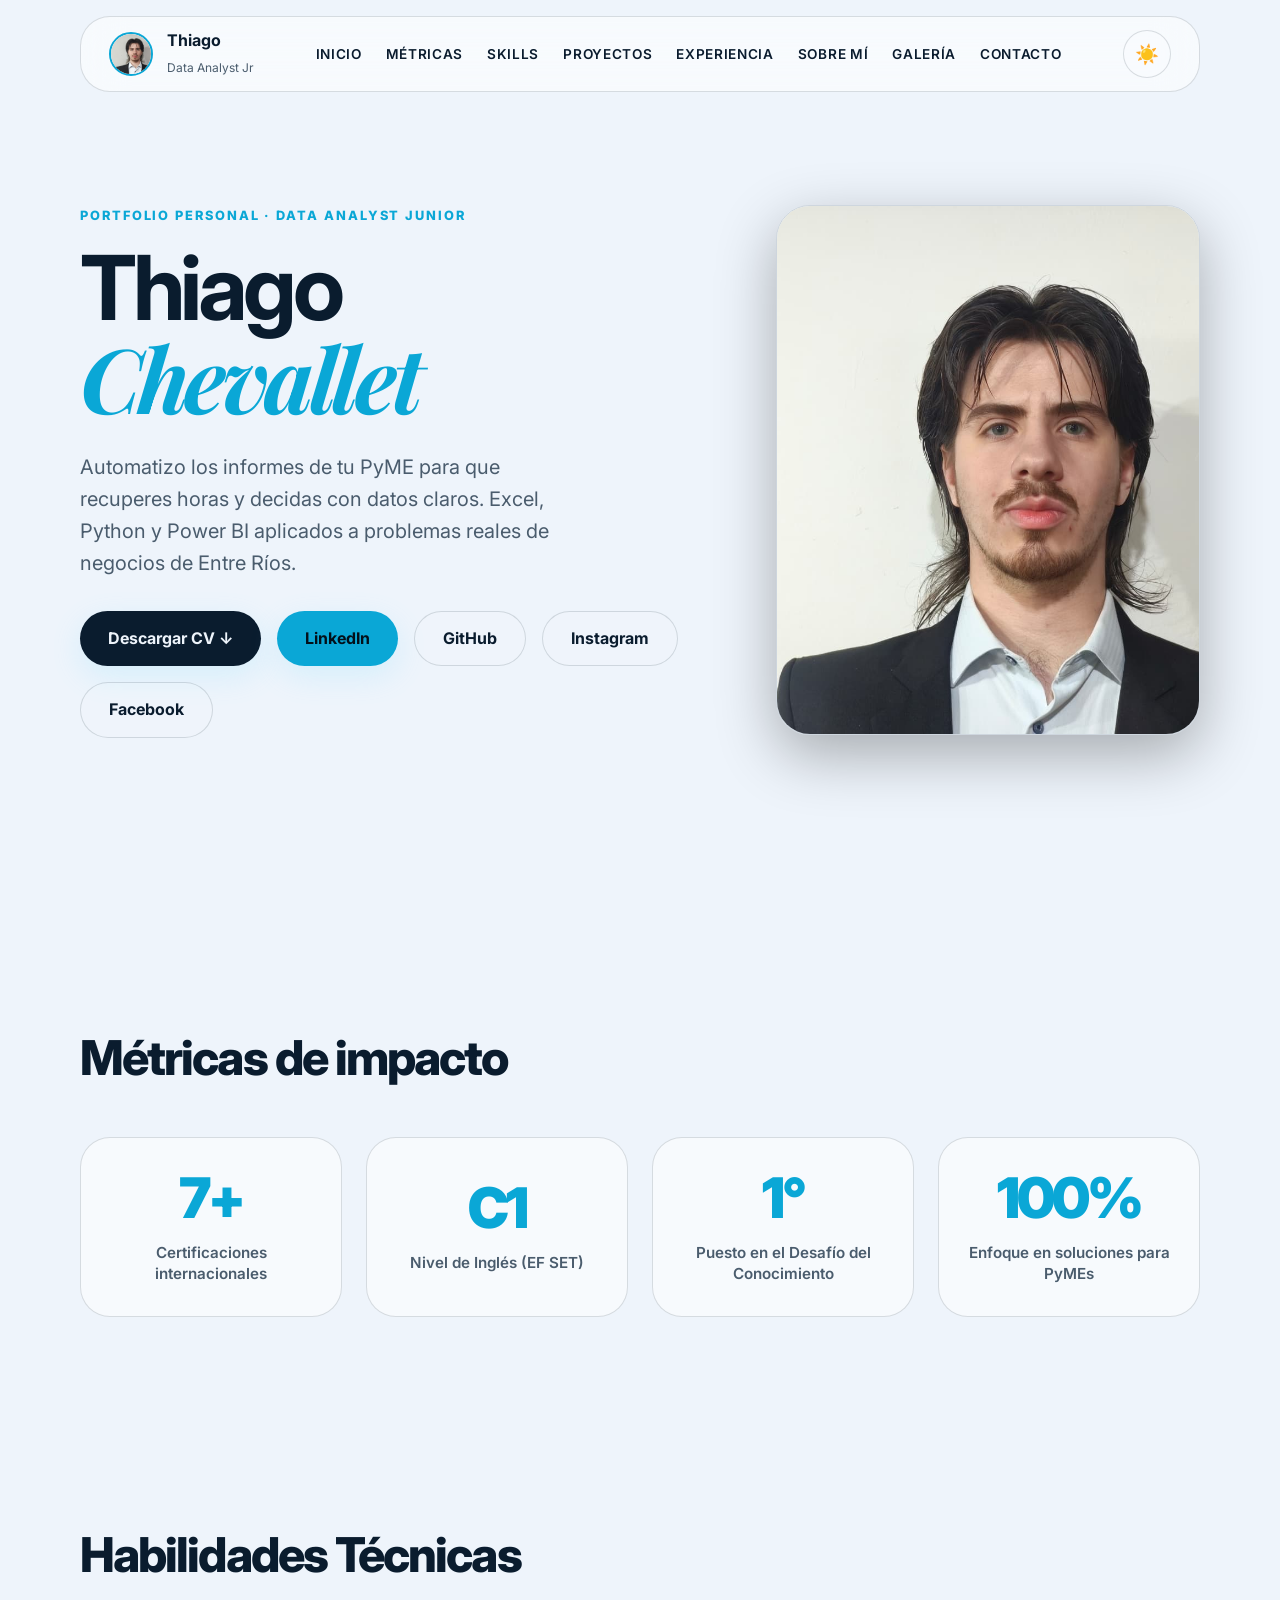
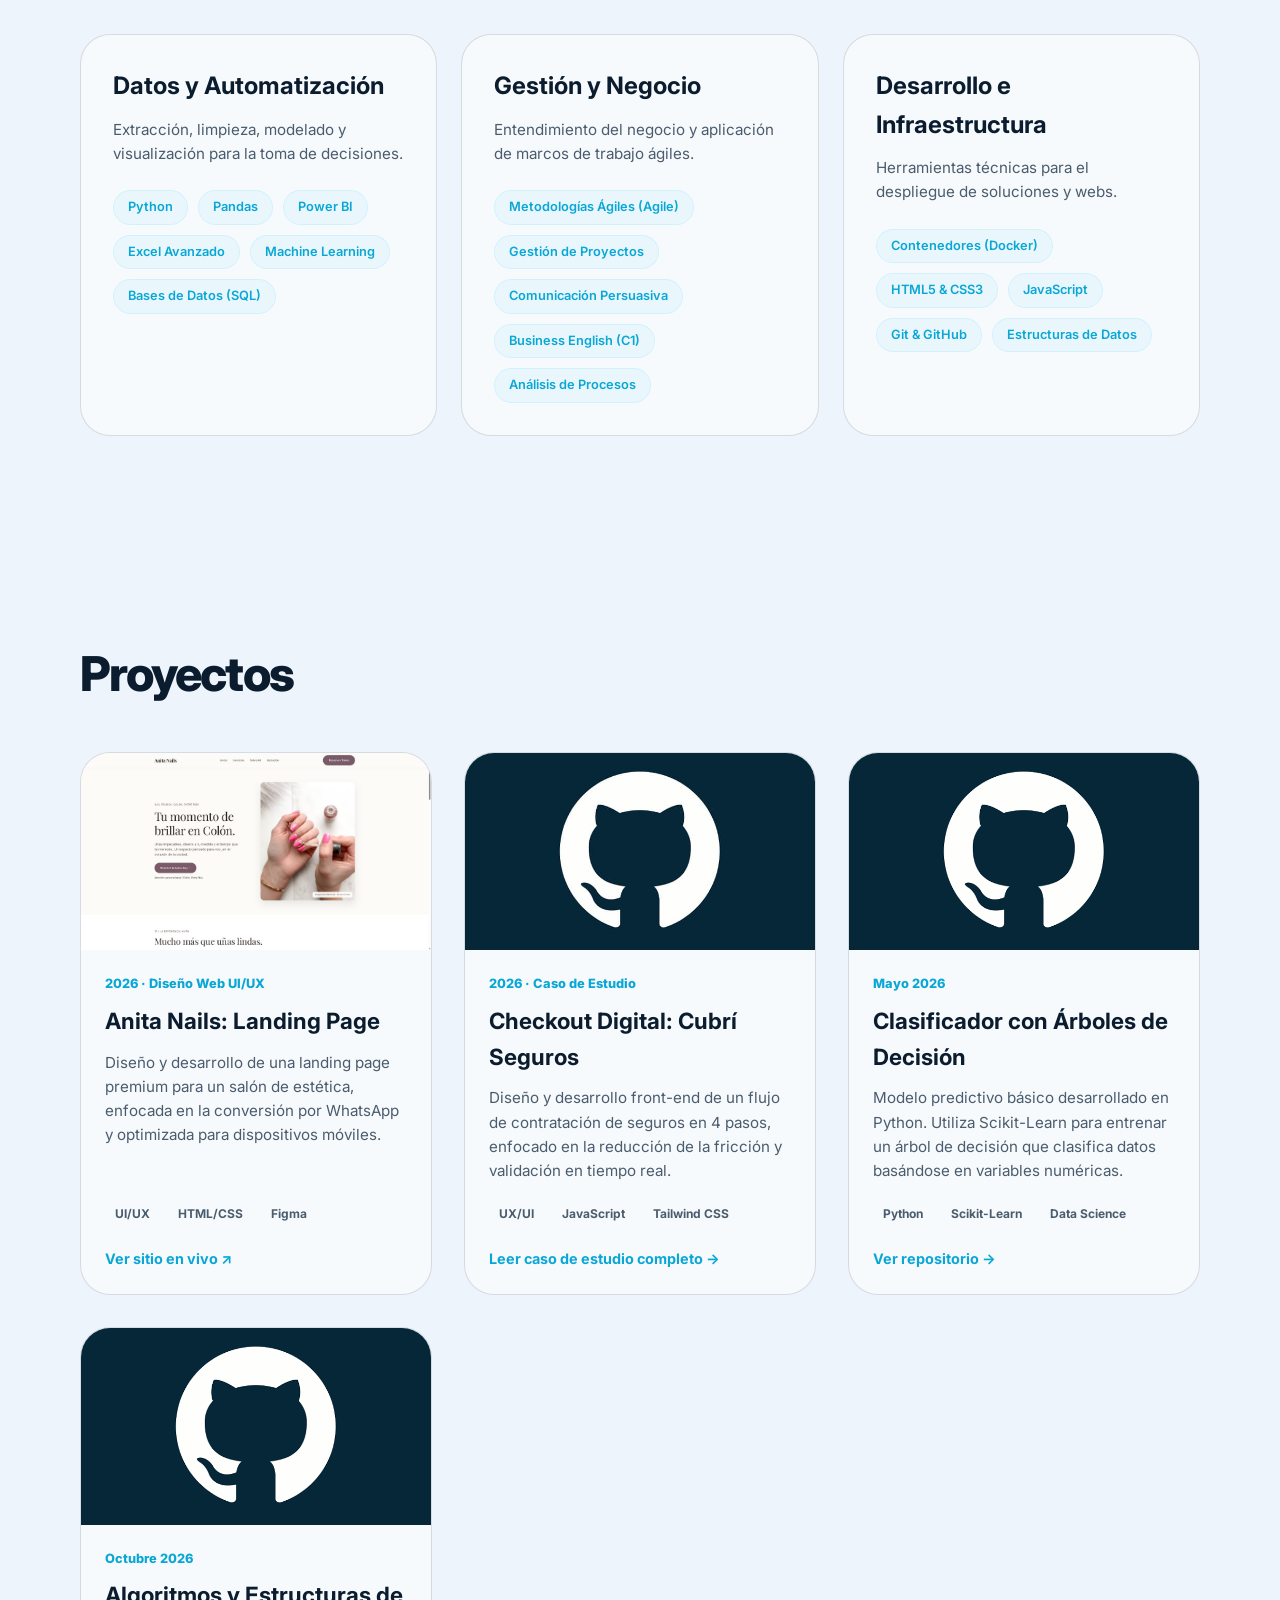
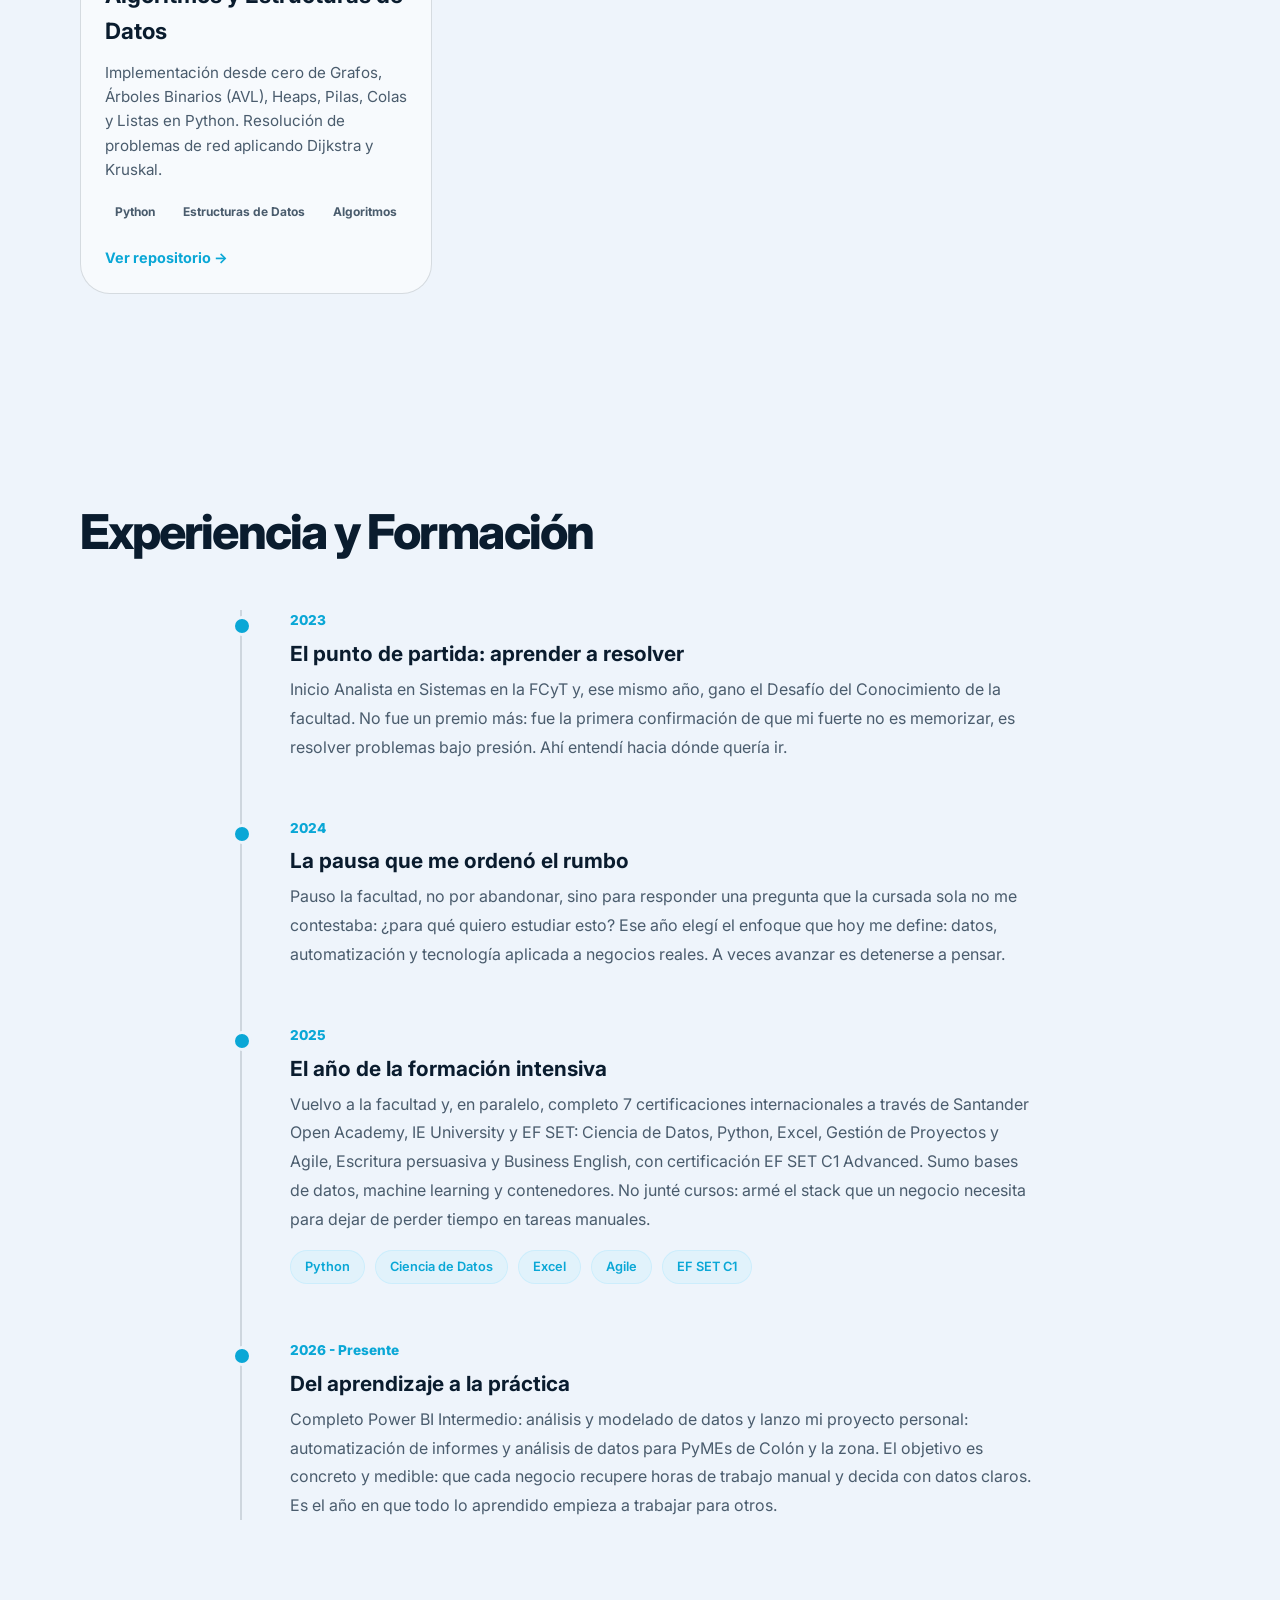
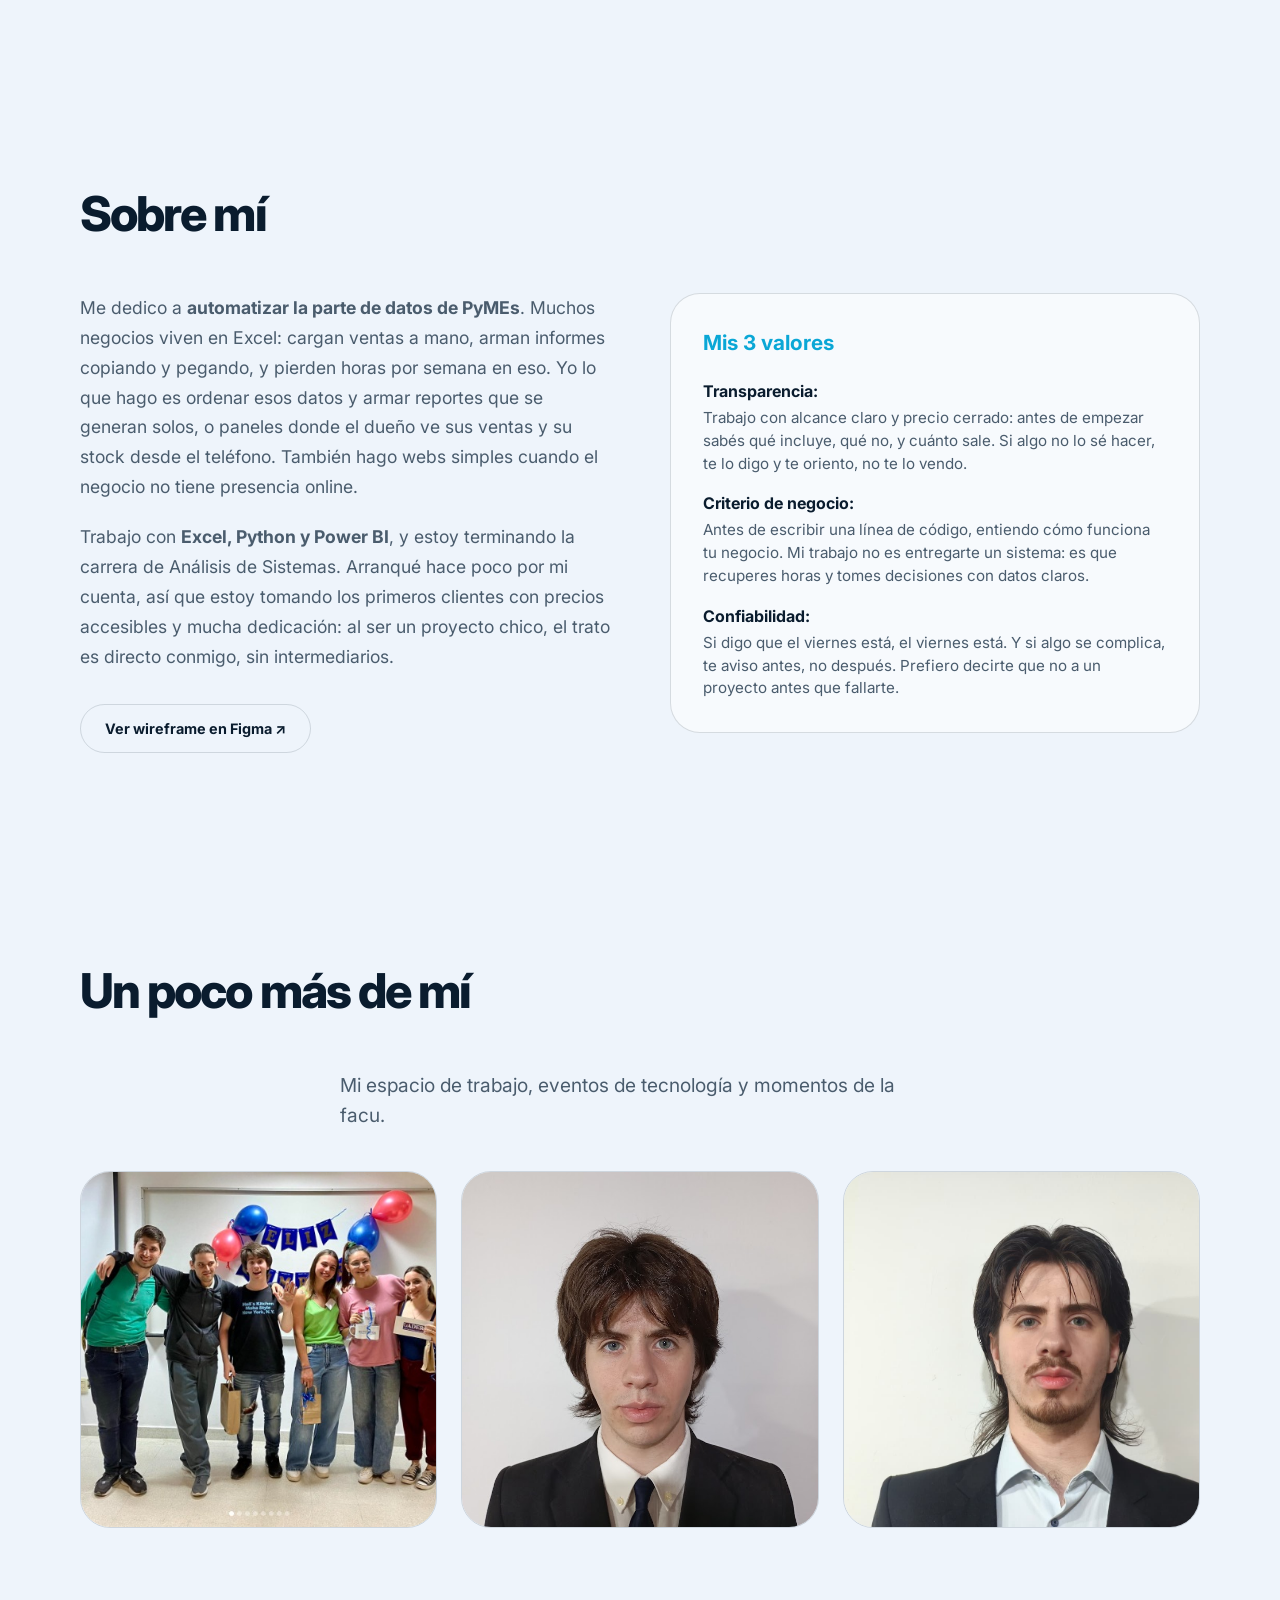
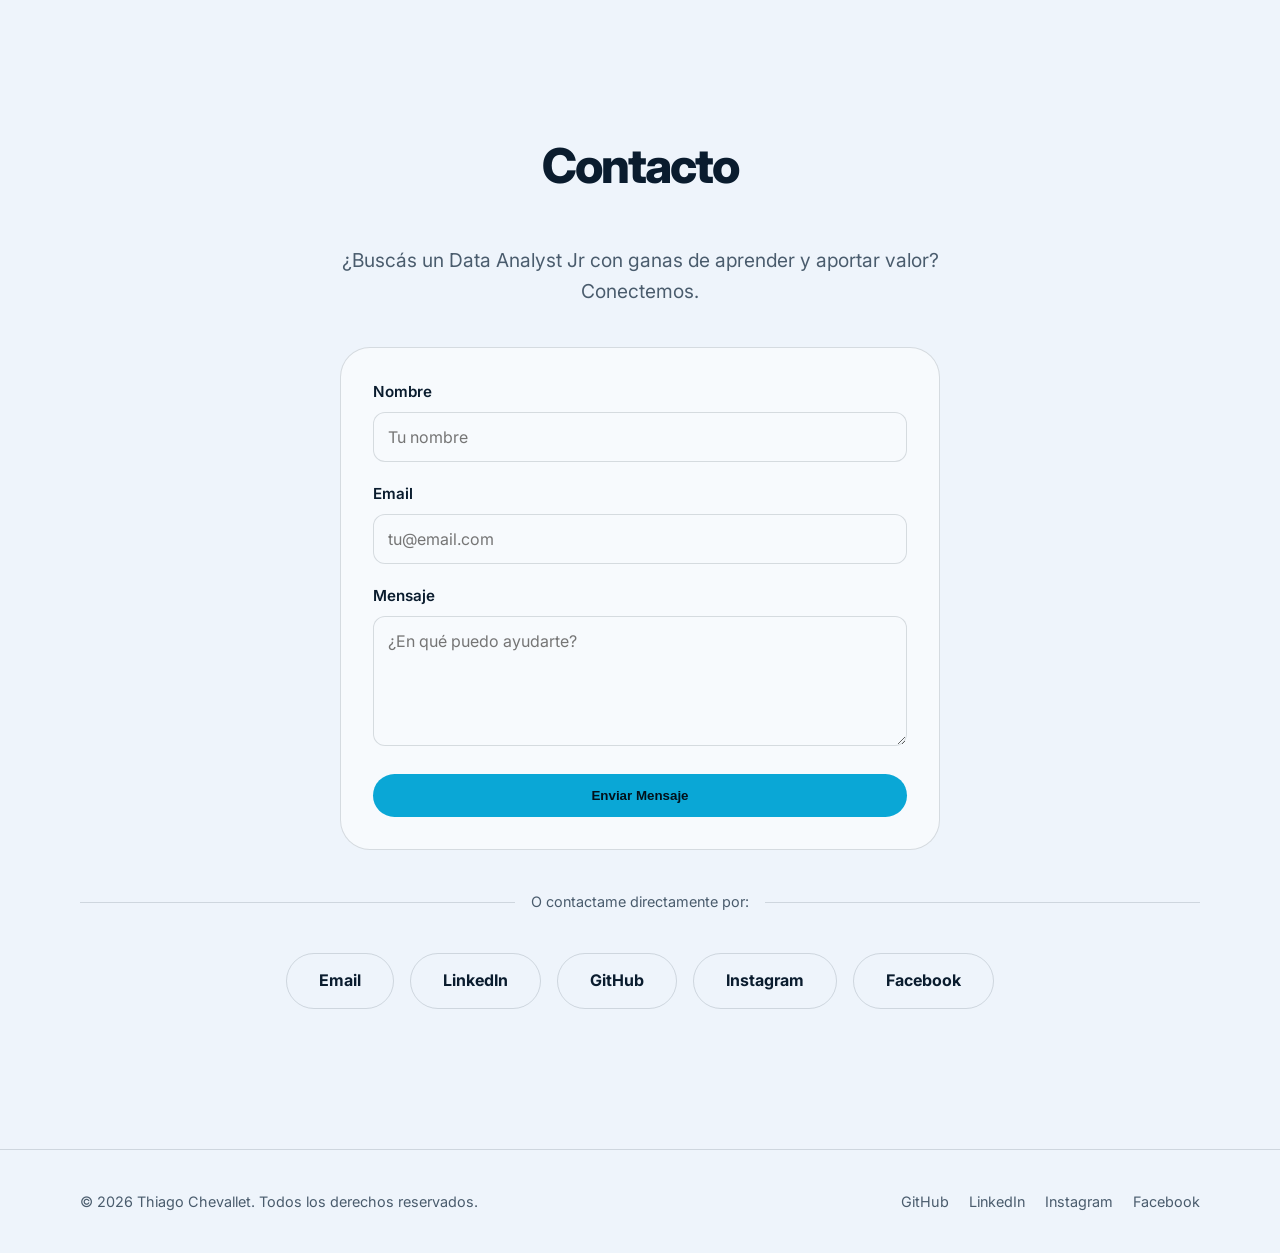
<file: index.html>
<!doctype html>
<html lang="es">
<head>
  <meta charset="UTF-8" />
  <meta name="viewport" content="width=device-width, initial-scale=1.0, viewport-fit=cover" />
  <title>Thiago Chevallet | Data Analyst Jr</title>
  <meta name="description" content="Portfolio de Thiago Chevallet, Data Analyst Junior. Estudiante de Sistemas (UADER FCyT) con skills en Python, SQL, Excel y Power BI." />
  
  <!-- URL Canónica (Actualizada a tu repo) -->
  <link rel="canonical" href="https://kecleon20.github.io/Thiago-Chevallet/" />
  
  <!-- Open Graph (Para compartir en redes) -->
  <meta property="og:type" content="website" />
  <meta property="og:site_name" content="Thiago Chevallet · Portfolio" />
  <meta property="og:title" content="Thiago Chevallet | Data Analyst Jr" />
  <meta property="og:description" content="Portfolio personal: análisis de datos con Python, SQL, Excel y Power BI. Automatización para PyMEs." />
  <meta property="og:url" content="https://kecleon20.github.io/Thiago-Chevallet/" />
  <meta property="og:image" content="https://kecleon20.github.io/Thiago-Chevallet/assets/thiago.jpg" />
  <meta property="og:image:alt" content="Thiago Chevallet, Data Analyst Junior" />
  <meta property="og:locale" content="es_AR" />

  <!-- Favicon -->
  <link rel="icon" type="image/png" href="assets/favicon.png" />
  <link rel="apple-touch-icon" href="assets/favicon.png" />

  <!-- Fuentes de Google optimizadas para performance -->
  <link rel="preconnect" href="https://fonts.googleapis.com">
  <link rel="preconnect" href="https://fonts.gstatic.com" crossorigin>
  <link rel="preload" as="style" href="https://fonts.googleapis.com/css2?family=Inter:wght@400;500;600;700;800;900&family=Playfair+Display:wght@600;700&display=swap">
  <link rel="stylesheet" href="https://fonts.googleapis.com/css2?family=Inter:wght@400;500;600;700;800;900&family=Playfair+Display:wght@600;700&display=swap" media="print" onload="this.media='all'">
  <noscript>
    <link rel="stylesheet" href="https://fonts.googleapis.com/css2?family=Inter:wght@400;500;600;700;800;900&family=Playfair+Display:wght@600;700&display=swap">
  </noscript>

  <!-- Hoja de estilos principal -->
  <link rel="stylesheet" href="styles.css?v=9" />
</head>
<body>
  <a href="#hero" class="skip-link">Saltar al contenido principal</a>

  <header class="topbar">
    <a class="brand" href="#hero" aria-label="Inicio">
      <img src="assets/Thiago-derecha.jpg" alt="Foto de perfil de Thiago" class="brand-photo">
      <span class="brand-copy">
        <strong>Thiago</strong>
        <small>Data Analyst Jr</small>
      </span>
    </a>
    
    <button class="menu-toggle" id="menuToggle" aria-label="Abrir menú" aria-expanded="false" aria-controls="mainNav">
      <span class="hamburger"></span>
    </button>

    <nav id="mainNav" class="main-nav" aria-label="Navegación principal">
      <ul>
        <li><a href="#hero">Inicio</a></li>
        <li><a href="#metrics">Métricas</a></li>
        <li><a href="#skills">Skills</a></li>
        <li><a href="#projects">Proyectos</a></li>
        <li><a href="#experience">Experiencia</a></li>
        <li><a href="#about">Sobre mí</a></li>
        <li><a href="#gallery">Galería</a></li>
        <li><a href="#contact">Contacto</a></li>
      </ul>
    </nav>

    <button id="themeToggle" class="theme-toggle" aria-label="Cambiar tema">
      <span class="theme-icon">🌙</span>
    </button>
  </header>

  <main id="main-content">
    <!-- 1. HERO -->
    <section id="hero" class="section hero-section">
      <div class="container hero-container">
        <div class="hero-copy">
          <span class="eyebrow">Portfolio personal · Data Analyst Junior</span>
          <h1>Thiago<br><span>Chevallet</span></h1>
          <p>Automatizo los informes de tu PyME para que recuperes horas y decidas con datos claros. Excel, Python y Power BI aplicados a problemas reales de negocios de Entre Ríos.</p>
          <div class="actions">
            <a href="assets/CV_Thiago_Chevallet.pdf" target="_blank" style="background: var(--text-main); color: var(--bg-dark);">Descargar CV ↓</a>
            <a href="https://www.linkedin.com/in/thiago-chevallet/" target="_blank" rel="noreferrer">LinkedIn</a>
            <a href="https://github.com/kecleon20" target="_blank" rel="noreferrer" class="ghost">GitHub</a>
            <a href="https://www.instagram.com/thiago_chevallet/" target="_blank" rel="noreferrer" class="ghost">Instagram</a>
            <a href="https://www.facebook.com/profile.php?id=61596344990440" target="_blank" rel="noreferrer" class="ghost">Facebook</a>
          </div>
        </div>
        <div class="hero-image">
          <div class="skeleton skeleton-img"></div>
          <img src="assets/thiago.jpg" alt="Foto profesional de Thiago Chevallet" width="400" height="500" fetchpriority="high" onload="this.previousElementSibling.style.display='none'">
        </div>
      </div>
    </section>

    <!-- 2. MÉTRICAS -->
    <section id="metrics" class="section metrics-section">
      <div class="container">
        <h2 class="section-title">Métricas de impacto</h2>
        <div class="metrics-grid">
          <div class="metric-card">
            <span class="metric-number">7+</span>
            <span class="metric-label">Certificaciones internacionales</span>
          </div>
          <div class="metric-card">
            <span class="metric-number">C1</span>
            <span class="metric-label">Nivel de Inglés (EF SET)</span>
          </div>
          <div class="metric-card">
            <span class="metric-number">1°</span>
            <span class="metric-label">Puesto en el Desafío del Conocimiento</span>
          </div>
          <div class="metric-card">
            <span class="metric-number">100%</span>
            <span class="metric-label">Enfoque en soluciones para PyMEs</span>
          </div>
        </div>
      </div>
    </section>

    <!-- 3. SKILLS -->
    <section id="skills" class="section skills-section">
      <div class="container">
        <h2 class="section-title">Habilidades Técnicas</h2>
        <div class="skills-grid">
          <article class="skill-category">
            <h3>Datos y Automatización</h3>
            <p>Extracción, limpieza, modelado y visualización para la toma de decisiones.</p>
            <ul class="skill-tags">
              <li>Python</li><li>Pandas</li><li>Power BI</li><li>Excel Avanzado</li><li>Machine Learning</li><li>Bases de Datos (SQL)</li>
            </ul>
          </article>

          <article class="skill-category">
            <h3>Gestión y Negocio</h3>
            <p>Entendimiento del negocio y aplicación de marcos de trabajo ágiles.</p>
            <ul class="skill-tags">
              <li>Metodologías Ágiles (Agile)</li><li>Gestión de Proyectos</li><li>Comunicación Persuasiva</li><li>Business English (C1)</li><li>Análisis de Procesos</li>
            </ul>
          </article>

          <article class="skill-category">
            <h3>Desarrollo e Infraestructura</h3>
            <p>Herramientas técnicas para el despliegue de soluciones y webs.</p>
            <ul class="skill-tags">
              <li>Contenedores (Docker)</li><li>HTML5 & CSS3</li><li>JavaScript</li><li>Git & GitHub</li><li>Estructuras de Datos</li>
            </ul>
          </article>
        </div>
      </div>
    </section>

    <!-- 4. PROYECTOS -->
    <section id="projects" class="section projects-section">
      <div class="container">
        <h2 class="section-title">Proyectos</h2>
        <div class="projects-grid">
          <article class="project-card">
  <div class="project-image">
    <div class="skeleton skeleton-img"></div>
    <img src="assets/project-anita.jpg" alt="Vista previa de Anita Nails" loading="lazy" onload="this.previousElementSibling.style.display='none'">
  </div>
  <div class="project-info">
    <span class="project-year">2026 · Diseño Web UI/UX</span>
    <h3>Anita Nails: Landing Page</h3>
    <p>Diseño y desarrollo de una landing page premium para un salón de estética, enfocada en la conversión por WhatsApp y optimizada para dispositivos móviles.</p>
    <div class="project-tags"><span>UI/UX</span><span>HTML/CSS</span><span>Figma</span></div>
    <!-- El target="_blank" hace que se abra en una pestaña nueva -->
    <a href="anita.html" target="_blank" class="project-link">Ver sitio en vivo ↗</a>
  </div>
</article>
          <article class="project-card">
            <div class="project-image">
              <div class="skeleton skeleton-img"></div>
              <img src="assets/project-cubri.jpg" alt="Vista previa del proyecto Cubrí Seguros" loading="lazy" onload="this.previousElementSibling.style.display='none'">
            </div>
            <div class="project-info">
              <span class="project-year">2026 · Caso de Estudio</span>
              <h3>Checkout Digital: Cubrí Seguros</h3>
              <p>Diseño y desarrollo front-end de un flujo de contratación de seguros en 4 pasos, enfocado en la reducción de la fricción y validación en tiempo real.</p>
              <div class="project-tags"><span>UX/UI</span><span>JavaScript</span><span>Tailwind CSS</span></div>
              <a href="caso-cubri.html" class="project-link">Leer caso de estudio completo →</a>
            </div>
          </article>
          
          <article class="project-card">
            <div class="project-image">
              <div class="skeleton skeleton-img"></div>
              <img src="assets/project-ml.jpg" alt="Vista previa del modelo de Machine Learning" loading="lazy" onload="this.previousElementSibling.style.display='none'">
            </div>
            <div class="project-info">
              <span class="project-year">Mayo 2026</span>
              <h3>Clasificador con Árboles de Decisión</h3>
              <p>Modelo predictivo básico desarrollado en Python. Utiliza Scikit-Learn para entrenar un árbol de decisión que clasifica datos basándose en variables numéricas.</p>
              <div class="project-tags"><span>Python</span><span>Scikit-Learn</span><span>Data Science</span></div>
              <a href="https://github.com/kecleon20/Ciencia-de-Datos-Thiago-Chevallet/tree/main/Ciencia%20de%20Datos" class="project-link" target="_blank" rel="noreferrer">Ver repositorio →</a>
            </div>
          </article>

          <article class="project-card">
            <div class="project-image">
              <div class="skeleton skeleton-img"></div>
              <img src="assets/project-algoritmos.jpg" alt="Vista previa del sistema de grafos y estructuras de datos" loading="lazy" onload="this.previousElementSibling.style.display='none'">
            </div>
            <div class="project-info">
              <span class="project-year">Octubre 2026</span>
              <h3>Algoritmos y Estructuras de Datos</h3>
              <p>Implementación desde cero de Grafos, Árboles Binarios (AVL), Heaps, Pilas, Colas y Listas en Python. Resolución de problemas de red aplicando Dijkstra y Kruskal.</p>
              <div class="project-tags"><span>Python</span><span>Estructuras de Datos</span><span>Algoritmos</span></div>
              <a href="https://github.com/kecleon20" class="project-link" target="_blank" rel="noreferrer">Ver repositorio →</a>
            </div>
          </article>
        </div>
      </div>
    </section>

    <!-- 5. EXPERIENCIA / FORMACIÓN -->
    <section id="experience" class="section experience-section">
      <div class="container">
        <h2 class="section-title">Experiencia y Formación</h2>
        <div class="timeline">
          
          <div class="timeline-item">
            <span class="timeline-date">2023</span>
            <h3>El punto de partida: aprender a resolver</h3>
            <p>Inicio Analista en Sistemas en la FCyT y, ese mismo año, gano el Desafío del Conocimiento de la facultad. No fue un premio más: fue la primera confirmación de que mi fuerte no es memorizar, es resolver problemas bajo presión. Ahí entendí hacia dónde quería ir.</p>
          </div>
          
          <div class="timeline-item">
            <span class="timeline-date">2024</span>
            <h3>La pausa que me ordenó el rumbo</h3>
            <p>Pauso la facultad, no por abandonar, sino para responder una pregunta que la cursada sola no me contestaba: ¿para qué quiero estudiar esto? Ese año elegí el enfoque que hoy me define: datos, automatización y tecnología aplicada a negocios reales. A veces avanzar es detenerse a pensar.</p>
          </div>
          
          <div class="timeline-item">
            <span class="timeline-date">2025</span>
            <h3>El año de la formación intensiva</h3>
            <p>Vuelvo a la facultad y, en paralelo, completo 7 certificaciones internacionales a través de Santander Open Academy, IE University y EF SET: Ciencia de Datos, Python, Excel, Gestión de Proyectos y Agile, Escritura persuasiva y Business English, con certificación EF SET C1 Advanced. Sumo bases de datos, machine learning y contenedores. No junté cursos: armé el stack que un negocio necesita para dejar de perder tiempo en tareas manuales.</p>
            <ul class="skill-tags" style="margin-top: 16px;">
              <li>Python</li><li>Ciencia de Datos</li><li>Excel</li><li>Agile</li><li>EF SET C1</li>
            </ul>
          </div>
          
          <div class="timeline-item">
            <span class="timeline-date">2026 - Presente</span>
            <h3>Del aprendizaje a la práctica</h3>
            <p>Completo Power BI Intermedio: análisis y modelado de datos y lanzo mi proyecto personal: automatización de informes y análisis de datos para PyMEs de Colón y la zona. El objetivo es concreto y medible: que cada negocio recupere horas de trabajo manual y decida con datos claros. Es el año en que todo lo aprendido empieza a trabajar para otros.</p>
          </div>

        </div>
      </div>
    </section>

    <!-- 6. SOBRE MÍ -->
    <section id="about" class="section about-section">
      <div class="container">
        <h2 class="section-title">Sobre mí</h2>
        <div class="about-content">
          
          <!-- Columna Izquierda: Texto y Botón de Figma -->
          <div class="about-text">
            <p>Me dedico a <strong>automatizar la parte de datos de PyMEs</strong>. Muchos negocios viven en Excel: cargan ventas a mano, arman informes copiando y pegando, y pierden horas por semana en eso. Yo lo que hago es ordenar esos datos y armar reportes que se generan solos, o paneles donde el dueño ve sus ventas y su stock desde el teléfono. También hago webs simples cuando el negocio no tiene presencia online.</p>
            <p>Trabajo con <strong>Excel, Python y Power BI</strong>, y estoy terminando la carrera de Análisis de Sistemas. Arranqué hace poco por mi cuenta, así que estoy tomando los primeros clientes con precios accesibles y mucha dedicación: al ser un proyecto chico, el trato es directo conmigo, sin intermediarios.</p>
            
            <!-- Botón de Figma -->
            <a href="https://www.figma.com/make/2NWlTb30rrRjLGbq4FXPtK/Wireframe-Portfolio-Thiago-Chevallet" 
               target="_blank" 
               rel="noreferrer" 
               class="contact-btn ghost" 
               style="display: inline-block; margin-top: 12px; font-size: 0.9rem; padding: 12px 24px;">
               Ver wireframe en Figma ↗
            </a>
          </div>

          <!-- Columna Derecha: Valores -->
          <div class="about-values">
            <h3>Mis 3 valores</h3>
            <ul>
              <li><strong>Transparencia:</strong> Trabajo con alcance claro y precio cerrado: antes de empezar sabés qué incluye, qué no, y cuánto sale. Si algo no lo sé hacer, te lo digo y te oriento, no te lo vendo.</li>
              <li><strong>Criterio de negocio:</strong> Antes de escribir una línea de código, entiendo cómo funciona tu negocio. Mi trabajo no es entregarte un sistema: es que recuperes horas y tomes decisiones con datos claros.</li>
              <li><strong>Confiabilidad:</strong> Si digo que el viernes está, el viernes está. Y si algo se complica, te aviso antes, no después. Prefiero decirte que no a un proyecto antes que fallarte.</li>
            </ul>
          </div>

        </div>
      </div>
    </section>

    <!-- 7. SECCIÓN EXTRA: GALERÍA PERSONAL -->
    <section id="gallery" class="section gallery-section">
      <div class="container">
        <h2 class="section-title">Un poco más de mí</h2>
        <p class="contact-text" style="margin-bottom: 40px;">Mi espacio de trabajo, eventos de tecnología y momentos de la facu.</p>
        
        <div class="gallery-grid">
          <div class="gallery-item">
            <div class="skeleton skeleton-img"></div>
            <img src="assets/foto-1.jpg" alt="Thiago en la facultad" loading="lazy" onload="this.previousElementSibling.style.display='none'">
          </div>
          <div class="gallery-item">
            <div class="skeleton skeleton-img"></div>
            <img src="assets/foto-2.jpg" alt="Thiago estudiando programación" loading="lazy" onload="this.previousElementSibling.style.display='none'">
          </div>
          <div class="gallery-item">
            <div class="skeleton skeleton-img"></div>
            <img src="assets/foto-3.jpg" alt="Thiago en un evento de tecnología" loading="lazy" onload="this.previousElementSibling.style.display='none'">
          </div>
        </div>
      </div>
    </section>

    <!-- 8. CONTACTO -->
    <section id="contact" class="section contact-section">
      <div class="container">
        <h2 class="section-title">Contacto</h2>
        <p class="contact-text">¿Buscás un Data Analyst Jr con ganas de aprender y aportar valor? Conectemos.</p>
        
        <!-- Formulario Funcional (Bonus +10) -->
        <form action="https://formspree.io/f/xqppgzev" method="POST" class="contact-form">
          <div class="form-group">
            <label for="name">Nombre</label>
            <input type="text" id="name" name="name" required placeholder="Tu nombre">
          </div>
          <div class="form-group">
            <label for="email">Email</label>
            <input type="email" id="email" name="email" required placeholder="tu@email.com">
          </div>
          <div class="form-group">
            <label for="message">Mensaje</label>
            <textarea id="message" name="message" rows="5" required placeholder="¿En qué puedo ayudarte?"></textarea>
          </div>
          <button type="submit" class="contact-btn" style="width: 100%; border: none; cursor: pointer;">Enviar Mensaje</button>
        </form>

        <div class="contact-divider">
          <span>O contactame directamente por:</span>
        </div>

        <div class="contact-links">
          <a href="mailto:chevallierthiago@gmail.com" class="contact-btn ghost">Email</a>
          <a href="https://www.linkedin.com/in/thiago-chevallet/" target="_blank" rel="noreferrer" class="contact-btn ghost">LinkedIn</a>
          <a href="https://github.com/kecleon20" target="_blank" rel="noreferrer" class="contact-btn ghost">GitHub</a>
          <a href="https://www.instagram.com/thiago_chevallet/" target="_blank" rel="noreferrer" class="contact-btn ghost">Instagram</a>
          <a href="https://www.facebook.com/profile.php?id=61596344990440" target="_blank" rel="noreferrer" class="contact-btn ghost">Facebook</a>
        </div>
      </div>
    </section>
  </main>

  <!-- 9. FOOTER -->
  <footer class="site-footer">
    <div class="container footer-content">
      <p>&copy; <span id="year"></span> Thiago Chevallet. Todos los derechos reservados.</p>
      <ul class="footer-links">
        <li><a href="https://github.com/kecleon20" target="_blank" rel="noreferrer">GitHub</a></li>
        <li><a href="https://www.linkedin.com/in/thiago-chevallet/" target="_blank" rel="noreferrer">LinkedIn</a></li>
        <li><a href="https://www.instagram.com/thiago_chevallet/" target="_blank" rel="noreferrer">Instagram</a></li>
        <li><a href="https://www.facebook.com/profile.php?id=61596344990440" target="_blank" rel="noreferrer">Facebook</a></li>
      </ul>
    </div>
  </footer>

  <!-- Script con defer para no bloquear la carga -->
  <script src="script.js" defer></script>
</body>
</html>
</file>
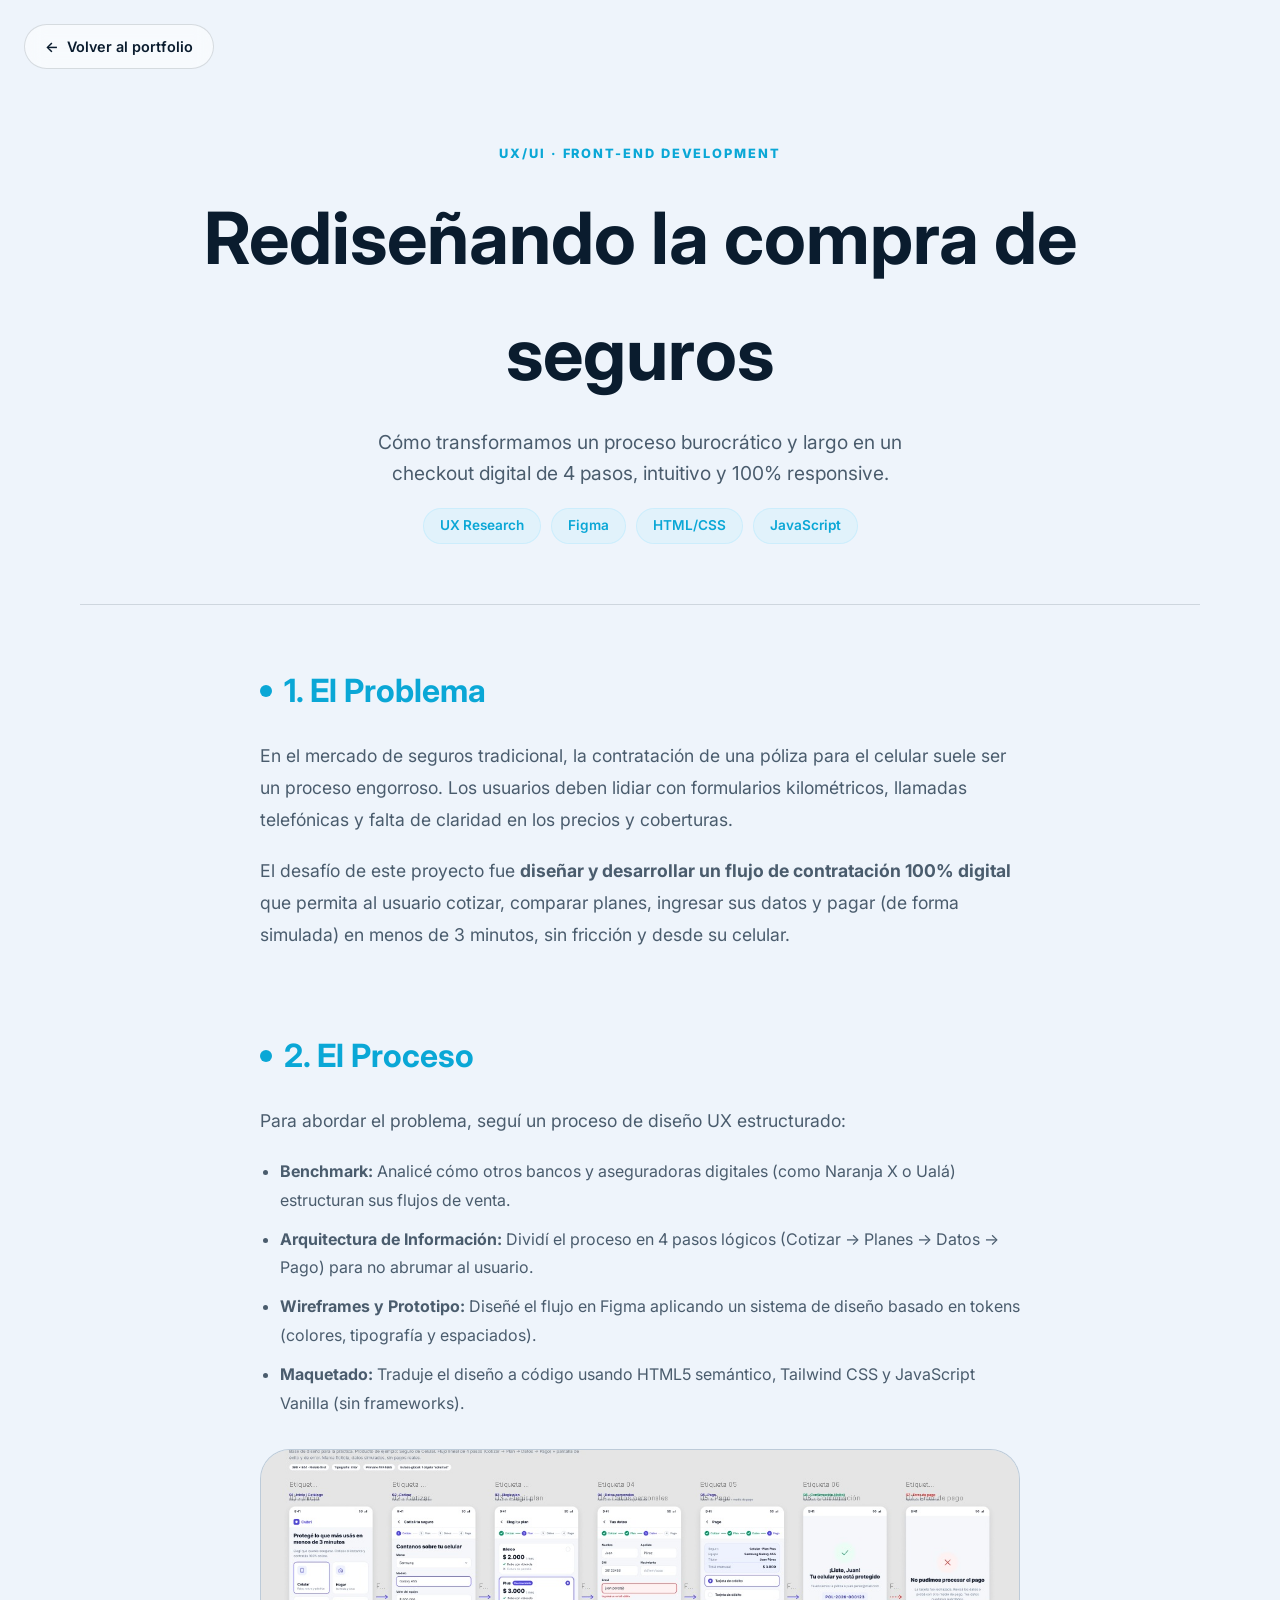
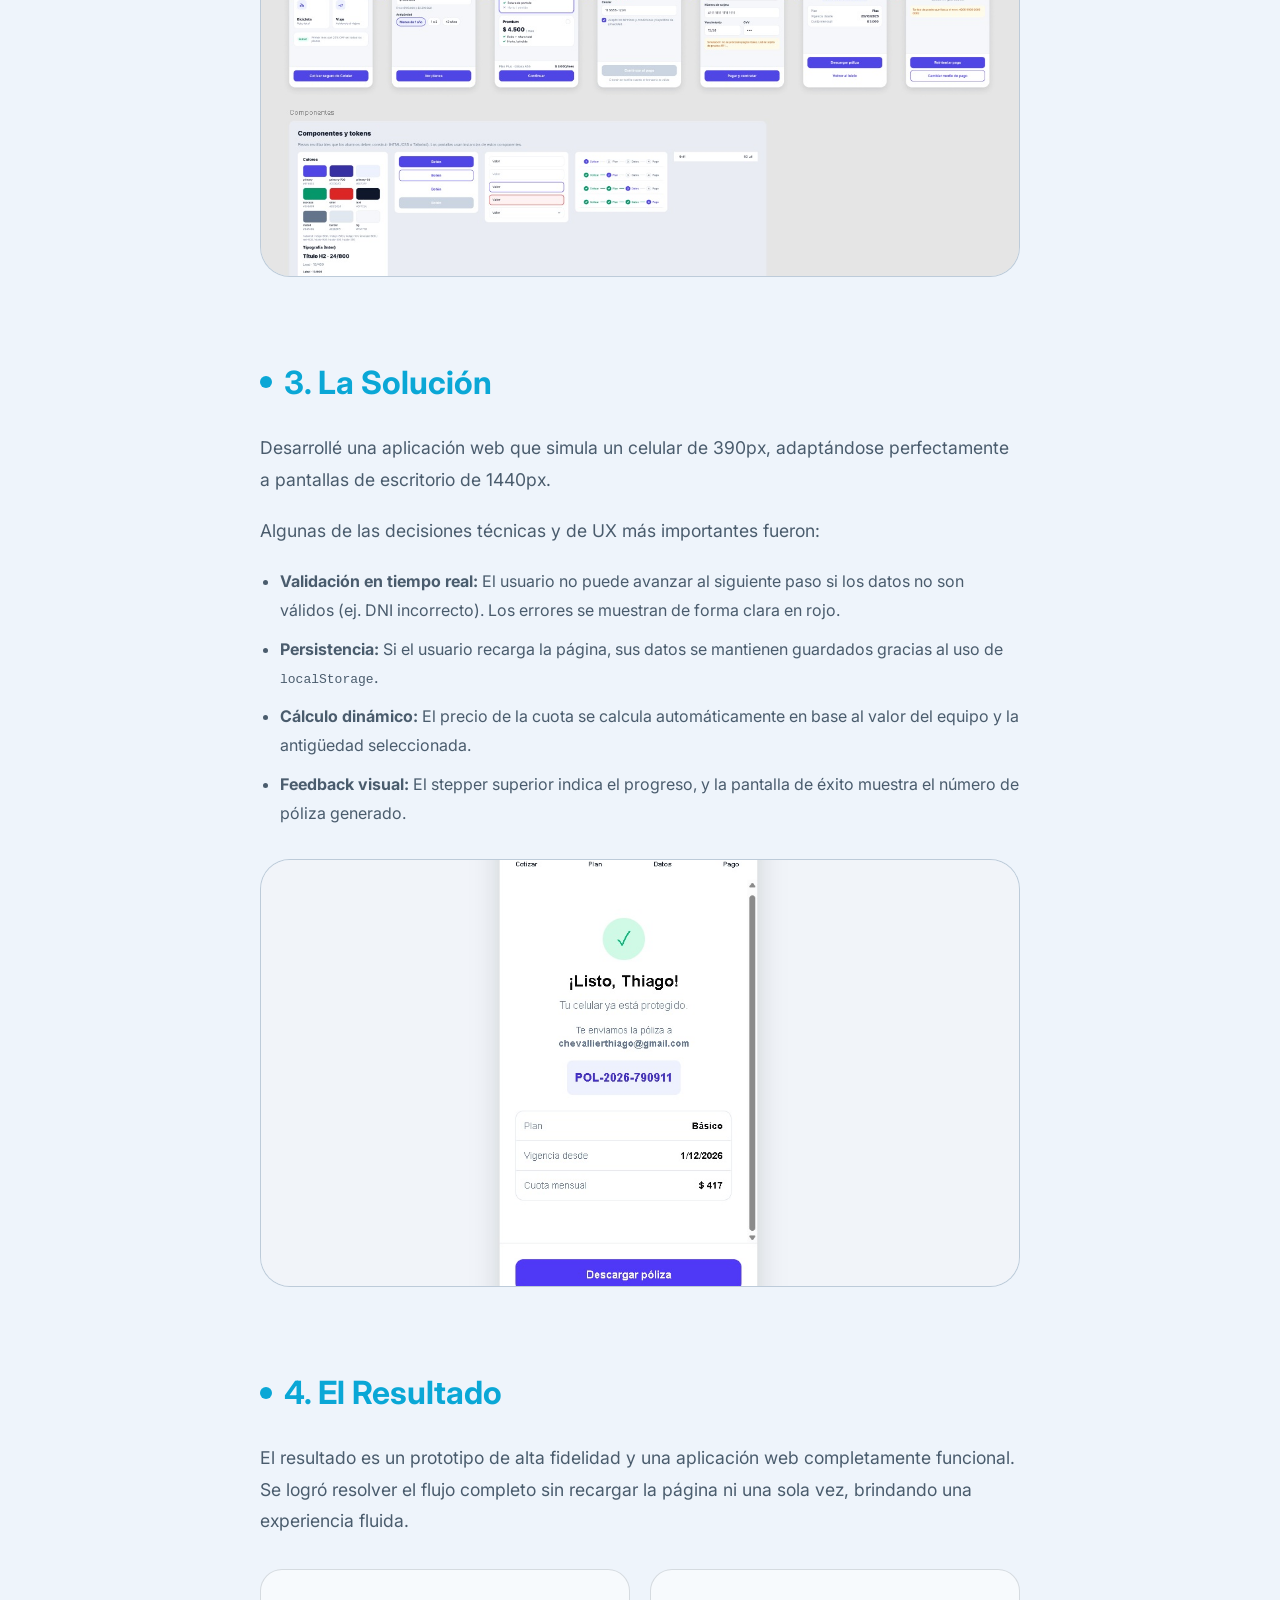
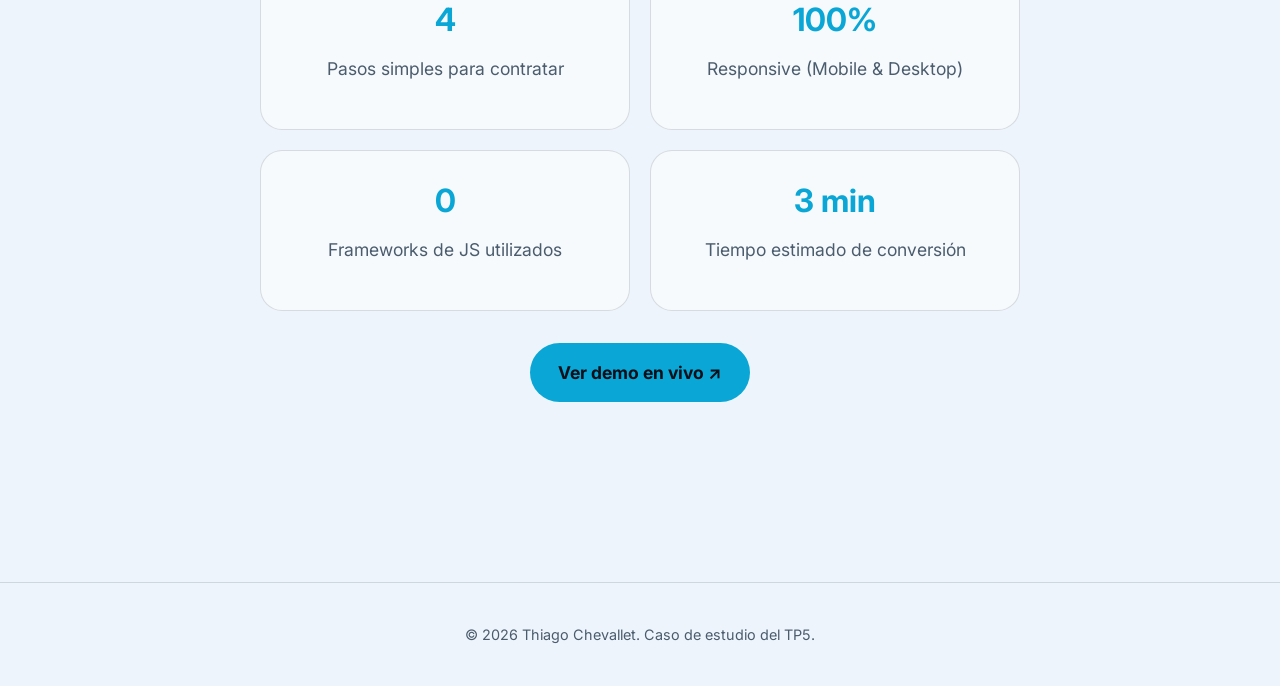
<file: caso-cubri.html>
<!doctype html>
<html lang="es">
<head>
  <meta charset="UTF-8" />
  <meta name="viewport" content="width=device-width, initial-scale=1.0, viewport-fit=cover" />
  <title>Caso de Estudio: Cubrí Seguros | Thiago Chevallet</title>
  <meta name="description" content="Caso de estudio de UX/UI y desarrollo front-end para el flujo de contratación digital de Cubrí Seguros." />
  
  <link rel="preconnect" href="https://fonts.googleapis.com">
  <link rel="preconnect" href="https://fonts.gstatic.com" crossorigin>
  <link href="https://fonts.googleapis.com/css2?family=Inter:wght@400;500;600;700;800;900&family=Playfair+Display:wght@600;700&display=swap" rel="stylesheet">
  
  <link rel="stylesheet" href="styles.css" />
  
  <!-- Estilos específicos para esta página de caso de estudio -->
  <style>
    .case-study-hero {
      padding-top: 140px;
      padding-bottom: 60px;
      text-align: center;
      border-bottom: 1px solid var(--border-soft);
    }
    .case-study-hero h1 {
      font-size: clamp(2.5rem, 6vw, 4.5rem);
      margin-bottom: 1rem;
    }
    .case-study-hero .tags {
      display: flex;
      justify-content: center;
      gap: 10px;
      flex-wrap: wrap;
      margin-top: 20px;
    }
    .case-study-hero .tags span {
      background: rgba(115, 221, 255, 0.1);
      color: var(--cyan);
      padding: 6px 16px;
      border-radius: 999px;
      font-size: 0.85rem;
      font-weight: 600;
      border: 1px solid rgba(115, 221, 255, 0.2);
    }
    .back-btn {
      position: fixed;
      top: 24px;
      left: 24px;
      z-index: 100;
      background: var(--glass-soft);
      backdrop-filter: blur(10px);
      border: 1px solid var(--border-soft);
      padding: 10px 20px;
      border-radius: 999px;
      color: var(--text-main);
      font-weight: 600;
      font-size: 0.9rem;
      display: inline-flex;
      align-items: center;
      gap: 8px;
      transition: var(--transition);
    }
    .back-btn:hover {
      background: var(--cyan);
      color: #03101a;
      transform: translateX(-4px);
    }
    .case-study-content {
      max-width: 800px;
      margin: 0 auto;
      padding: 60px 20px 100px;
    }
    .phase-section {
      margin-bottom: 80px;
    }
    .phase-section h2 {
      font-size: 2rem;
      color: var(--cyan);
      margin-bottom: 24px;
      display: flex;
      align-items: center;
      gap: 12px;
    }
    .phase-section h2::before {
      content: "";
      display: block;
      width: 12px;
      height: 12px;
      border-radius: 50%;
      background: var(--cyan);
    }
    .phase-section p {
      font-size: 1.1rem;
      color: var(--text-muted);
      line-height: 1.8;
      margin-bottom: 20px;
    }
    .phase-section ul {
      margin-left: 20px;
      margin-bottom: 24px;
      color: var(--text-muted);
      line-height: 1.8;
    }
    .phase-section li {
      margin-bottom: 10px;
      list-style-type: disc;
    }
    .case-image {
      width: 100%;
      border-radius: var(--radius-lg);
      border: 1px solid var(--border-soft);
      margin: 32px 0;
      position: relative;
      aspect-ratio: 16/9;
      overflow: hidden;
      background: var(--bg-blue);
    }
    .case-image img {
      width: 100%;
      height: 100%;
      object-fit: cover;
    }
    .results-grid {
      display: grid;
      grid-template-columns: repeat(2, 1fr);
      gap: 20px;
      margin-top: 32px;
    }
    .result-card {
      background: var(--glass-soft);
      border: 1px solid var(--border-soft);
      padding: 24px;
      border-radius: var(--radius-md);
      text-align: center;
    }
    .result-card strong {
      display: block;
      font-size: 2rem;
      color: var(--cyan);
      margin-bottom: 8px;
    }
  </style>
</head>
<body>

  <!-- Botón para volver atrás -->
  <a href="index.html" class="back-btn">
    <span>←</span> Volver al portfolio
  </a>

  <main>
    <!-- Hero del Caso de Estudio -->
    <header class="case-study-hero container">
      <span class="eyebrow">UX/UI · Front-End Development</span>
      <h1>Rediseñando la compra de seguros</h1>
      <p style="color: var(--text-muted); font-size: 1.2rem; max-width: 600px; margin: 0 auto;">
        Cómo transformamos un proceso burocrático y largo en un checkout digital de 4 pasos, intuitivo y 100% responsive.
      </p>
      <div class="tags">
        <span>UX Research</span>
        <span>Figma</span>
        <span>HTML/CSS</span>
        <span>JavaScript</span>
      </div>
    </header>

    <!-- Contenido del Caso -->
    <article class="case-study-content">
      
      <!-- Fase 1 -->
      <section class="phase-section">
        <h2>1. El Problema</h2>
        <p>
          En el mercado de seguros tradicional, la contratación de una póliza para el celular suele ser un proceso engorroso. Los usuarios deben lidiar con formularios kilométricos, llamadas telefónicas y falta de claridad en los precios y coberturas.
        </p>
        <p>
          El desafío de este proyecto fue <strong>diseñar y desarrollar un flujo de contratación 100% digital</strong> que permita al usuario cotizar, comparar planes, ingresar sus datos y pagar (de forma simulada) en menos de 3 minutos, sin fricción y desde su celular.
        </p>
      </section>

      <!-- Fase 2 -->
      <section class="phase-section">
        <h2>2. El Proceso</h2>
        <p>Para abordar el problema, seguí un proceso de diseño UX estructurado:</p>
        <ul>
          <li><strong>Benchmark:</strong> Analicé cómo otros bancos y aseguradoras digitales (como Naranja X o Ualá) estructuran sus flujos de venta.</li>
          <li><strong>Arquitectura de Información:</strong> Dividí el proceso en 4 pasos lógicos (Cotizar → Planes → Datos → Pago) para no abrumar al usuario.</li>
          <li><strong>Wireframes y Prototipo:</strong> Diseñé el flujo en Figma aplicando un sistema de diseño basado en tokens (colores, tipografía y espaciados).</li>
          <li><strong>Maquetado:</strong> Traduje el diseño a código usando HTML5 semántico, Tailwind CSS y JavaScript Vanilla (sin frameworks).</li>
        </ul>

        <!-- Reemplazar con captura del Figma o wireframes -->
        <div class="case-image">
          <div class="skeleton skeleton-img"></div>
          <img src="assets/case-figma.jpg" alt="Captura de los wireframes y el sistema de diseño en Figma" onload="this.previousElementSibling.style.display='none'">
        </div>
      </section>

      <!-- Fase 3 -->
      <section class="phase-section">
        <h2>3. La Solución</h2>
        <p>
          Desarrollé una aplicación web que simula un celular de 390px, adaptándose perfectamente a pantallas de escritorio de 1440px. 
        </p>
        <p>Algunas de las decisiones técnicas y de UX más importantes fueron:</p>
        <ul>
          <li><strong>Validación en tiempo real:</strong> El usuario no puede avanzar al siguiente paso si los datos no son válidos (ej. DNI incorrecto). Los errores se muestran de forma clara en rojo.</li>
          <li><strong>Persistencia:</strong> Si el usuario recarga la página, sus datos se mantienen guardados gracias al uso de <code>localStorage</code>.</li>
          <li><strong>Cálculo dinámico:</strong> El precio de la cuota se calcula automáticamente en base al valor del equipo y la antigüedad seleccionada.</li>
          <li><strong>Feedback visual:</strong> El stepper superior indica el progreso, y la pantalla de éxito muestra el número de póliza generado.</li>
        </ul>

        <!-- Reemplazar con captura del checkout funcionando -->
        <div class="case-image">
          <div class="skeleton skeleton-img"></div>
          <img src="assets/case-cubri.jpg" alt="Interfaz final del flujo de checkout de Cubrí Seguros" onload="this.previousElementSibling.style.display='none'">
        </div>
      </section>

      <!-- Fase 4 -->
      <section class="phase-section">
        <h2>4. El Resultado</h2>
        <p>
          El resultado es un prototipo de alta fidelidad y una aplicación web completamente funcional. Se logró resolver el flujo completo sin recargar la página ni una sola vez, brindando una experiencia fluida.
        </p>
        
        <div class="results-grid">
          <div class="result-card">
            <strong>4</strong>
            <p>Pasos simples para contratar</p>
          </div>
          <div class="result-card">
            <strong>100%</strong>
            <p>Responsive (Mobile & Desktop)</p>
          </div>
          <div class="result-card">
            <strong>0</strong>
            <p>Frameworks de JS utilizados</p>
          </div>
          <div class="result-card">
            <strong>3 min</strong>
            <p>Tiempo estimado de conversión</p>
          </div>
        </div>

        <p style="margin-top: 32px; text-align: center;">
          <a href="https://kecleon20.github.io/tp5/" target="_blank" rel="noreferrer" style="display: inline-block; padding: 14px 28px; background: var(--cyan); color: #03101a; border-radius: 999px; font-weight: 700; text-decoration: none;">
            Ver demo en vivo ↗
          </a>
        </p>
      </section>

    </article>
  </main>

  <!-- Footer simple -->
  <footer class="site-footer" style="margin-top: 0;">
    <div class="container footer-content" style="justify-content: center;">
      <p>&copy; <span id="year"></span> Thiago Chevallet. Caso de estudio del TP5.</p>
    </div>
  </footer>

  <script>
    // Año dinámico
    document.getElementById('year').textContent = new Date().getFullYear();
    
    // Tema claro/oscuro heredado del index (opcional, si querés que funcione acá también)
    const STORAGE_KEY = 'portfolio-theme';
    const savedTheme = localStorage.getItem(STORAGE_KEY);
    if (savedTheme) {
      document.documentElement.setAttribute('data-theme', savedTheme);
    } else if (window.matchMedia('(prefers-color-scheme: light)').matches) {
      document.documentElement.setAttribute('data-theme', 'light');
    }
  </script>
</body>
</html>
</file>
<file: styles.css>
/* =========================================================================
   VARIABLES (Paleta de colores y tokens)
   ========================================================================= */
:root {
  --bg-dark: #02070d;
  --bg-blue: #06111d;
  --text-main: #f8fbff;
  --text-muted: #bad0de;
  --cyan: #73ddff;
  --blue: #2c7dff;
  
  --glass-bg: rgba(255, 255, 255, 0.12);
  --glass-soft: rgba(255, 255, 255, 0.08);
  --border-soft: rgba(255, 255, 255, 0.22);
  
  --radius-xl: 34px;
  --radius-lg: 30px;
  --radius-md: 22px;
  
  --transition: 0.25s ease;
  
  --skeleton-base: #1a2c3d;
  --skeleton-highlight: #2a4055;

  /* Tipografías (Optimizadas para evitar CLS) */
  --font-main: 'Inter', system-ui, -apple-system, BlinkMacSystemFont, 'Segoe UI', Roboto, sans-serif;
  --font-display: 'Playfair Display', Georgia, serif;
}

html[data-theme="light"] {
  --bg-dark: #eef4fb;
  --bg-blue: #dbe8f5;
  --text-main: #0a1c2e;
  --text-muted: #4a5c6d;
  --cyan: #0aa7d6;
  --blue: #1f5fd1;
  
  --glass-bg: rgba(255, 255, 255, 0.65);
  --glass-soft: rgba(255, 255, 255, 0.55);
  --border-soft: rgba(10, 28, 46, 0.14);
  
  --skeleton-base: #d1e0ed;
  --skeleton-highlight: #e8f1f8;
}

/* =========================================================================
   RESET Y BASE
   ========================================================================= */
* { box-sizing: border-box; margin: 0; padding: 0; }
html { scroll-behavior: smooth; }

body {
  font-family: var(--font-main);
  background-color: var(--bg-dark);
  color: var(--text-main);
  line-height: 1.6;
  overflow-x: hidden;
  -webkit-font-smoothing: antialiased;
  -moz-osx-font-smoothing: grayscale;
}

a { color: inherit; text-decoration: none; }
ul { list-style: none; }
img { max-width: 100%; display: block; }

.container {
  width: min(1120px, 90vw);
  margin: 0 auto;
}

/* Accesibilidad: Saltar al contenido */
.skip-link {
  position: absolute;
  top: -100px;
  left: 10px;
  background: var(--cyan);
  color: #03101a;
  padding: 10px 20px;
  border-radius: 0 0 10px 10px;
  font-weight: 800;
  z-index: 999;
  transition: top 0.2s ease;
}
.skip-link:focus { top: 0; }

/* =========================================================================
   SKELETON LOADERS
   ========================================================================= */
.skeleton {
  background: linear-gradient(90deg, var(--skeleton-base) 25%, var(--skeleton-highlight) 50%, var(--skeleton-base) 75%);
  background-size: 200% 100%;
  animation: shimmer 1.5s infinite linear;
  border-radius: var(--radius-md);
}
.skeleton-img { width: 100%; height: 100%; position: absolute; inset: 0; z-index: 1; }

@keyframes shimmer {
  0% { background-position: 200% 0; }
  100% { background-position: -200% 0; }
}

/* =========================================================================
   HEADER Y NAVEGACIÓN
   ========================================================================= */
.topbar {
  position: fixed;
  top: 16px;
  left: 50%;
  transform: translateX(-50%);
  width: min(1120px, 90vw);
  height: 76px;
  padding: 0 28px;
  display: flex;
  align-items: center;
  justify-content: space-between;
  background: var(--glass-soft);
  backdrop-filter: blur(22px);
  -webkit-backdrop-filter: blur(22px); /* Soporte para Safari */
  border: 1px solid var(--border-soft);
  border-radius: var(--radius-lg);
  z-index: 100;
}

.brand { display: flex; align-items: center; gap: 14px; z-index: 101; }
.brand-photo {
  width: 44px; height: 44px; border-radius: 50%;
  object-fit: cover; object-position: center 20%;
  border: 2px solid var(--cyan);
  flex-shrink: 0;
}
.brand-copy strong { display: block; font-size: 1rem; color: var(--text-main); }
.brand-copy small { color: var(--text-muted); font-size: 0.75rem; }

.main-nav ul { display: flex; gap: 24px; }
.main-nav a {
  font-size: 0.85rem; font-weight: 600; text-transform: uppercase; letter-spacing: 0.05em;
  transition: var(--transition); color: var(--text-main);
}
.main-nav a:hover { color: var(--cyan); }

.menu-toggle {
  display: none;
  background: none; border: none; cursor: pointer; z-index: 101; padding: 10px;
}
.hamburger, .hamburger::before, .hamburger::after {
  display: block; width: 24px; height: 2px; background: var(--text-main); position: relative; transition: 0.3s;
}
.hamburger::before, .hamburger::after { content: ""; position: absolute; }
.hamburger::before { top: -8px; }
.hamburger::after { top: 8px; }

.menu-toggle[aria-expanded="true"] .hamburger { background: transparent; }
.menu-toggle[aria-expanded="true"] .hamburger::before { transform: rotate(45deg); top: 0; }
.menu-toggle[aria-expanded="true"] .hamburger::after { transform: rotate(-45deg); top: 0; }

.theme-toggle {
  width: 48px; height: 48px; border-radius: 50%;
  background: rgba(255,255,255,0.14); border: 1px solid var(--border-soft);
  color: var(--text-main); font-size: 1.2rem; cursor: pointer;
  transition: var(--transition); display: grid; place-items: center;
}
.theme-toggle:hover { transform: scale(1.08); background: var(--cyan); color: #03101a; }

/* =========================================================================
   SECCIONES GENERALES
   ========================================================================= */
.section { 
  padding: 120px 0 80px; 
  position: relative;
  scroll-margin-top: 100px;
}
.section-title { 
  font-family: var(--font-main);
  font-size: clamp(2rem, 4vw, 3rem); 
  font-weight: 800;
  margin-bottom: 40px; 
  letter-spacing: -0.04em; 
  color: var(--text-main);
}
.eyebrow { 
  color: var(--cyan); 
  font-weight: 800; 
  text-transform: uppercase; 
  letter-spacing: 0.15em; 
  font-size: 0.8rem; 
  margin-bottom: 16px; 
  display: inline-block; 
}

/* =========================================================================
   HERO
   ========================================================================= */
.hero-section { min-height: 100vh; display: flex; align-items: center; padding-top: 120px; }
.hero-container { display: grid; grid-template-columns: 1.2fr 0.8fr; gap: 60px; align-items: center; }
.hero-copy h1 { 
  font-family: var(--font-main);
  font-size: clamp(3rem, 7vw, 6rem); 
  line-height: 1; 
  letter-spacing: -0.05em; 
  margin-bottom: 24px; 
  color: var(--text-main);
}
.hero-copy h1 span { color: var(--cyan); font-family: var(--font-display); font-style: italic; }
.hero-copy p { font-size: 1.25rem; color: var(--text-muted); max-width: 500px; margin-bottom: 32px; }

.actions { display: flex; gap: 16px; flex-wrap: wrap; }
.actions a { padding: 14px 28px; border-radius: 999px; font-weight: 700; transition: var(--transition); display: inline-flex; align-items: center; justify-content: center;}
.actions a:not(.ghost) { background: var(--cyan); color: #03101a; box-shadow: 0 10px 30px rgba(115,221,255,0.2); }
.actions a.ghost { border: 1px solid var(--border-soft); background: rgba(255,255,255,0.08); color: var(--text-main); }
.actions a:hover { transform: translateY(-3px); }

.hero-image { 
  position: relative; 
  border-radius: var(--radius-xl); 
  overflow: hidden; 
  border: 1px solid var(--border-soft); 
  box-shadow: 0 20px 60px rgba(0,0,0,0.3); 
  aspect-ratio: 4/5; 
}
.hero-image img { width: 100%; height: 100%; object-fit: cover; object-position: center 80%; }

/* =========================================================================
   MÉTRICAS
   ========================================================================= */
.metrics-grid { 
  display: grid; 
  grid-template-columns: repeat(auto-fit, minmax(240px, 1fr)); 
  gap: 24px; 
}
.metric-card { 
  background: var(--glass-soft); 
  border: 1px solid var(--border-soft); 
  padding: 32px 24px; 
  border-radius: var(--radius-lg); 
  text-align: center;
  display: flex;
  flex-direction: column;
  justify-content: center;
  transition: var(--transition);
}
.metric-card:hover {
  transform: translateY(-5px);
  border-color: var(--cyan);
  box-shadow: 0 10px 30px rgba(0,0,0,0.2);
}
.metric-number { 
  display: block; 
  font-size: 3.5rem; 
  font-weight: 900; 
  color: var(--cyan); 
  line-height: 1; 
  margin-bottom: 16px; 
  letter-spacing: -0.05em; 
}
.metric-label { 
  color: var(--text-muted); 
  font-weight: 600; 
  font-size: 0.95rem;
  line-height: 1.4;
  word-wrap: break-word; 
}

/* =========================================================================
   SKILLS
   ========================================================================= */
.skills-grid { display: grid; grid-template-columns: repeat(auto-fit, minmax(300px, 1fr)); gap: 24px; }
.skill-category { background: var(--glass-soft); border: 1px solid var(--border-soft); padding: 32px; border-radius: var(--radius-lg); }
.skill-category h3 { font-size: 1.5rem; margin-bottom: 12px; color: var(--text-main); }
.skill-category p { color: var(--text-muted); margin-bottom: 24px; font-size: 0.95rem; }
.skill-tags { display: flex; flex-wrap: wrap; gap: 10px; padding: 0; list-style: none; }
.skill-tags li { 
  background: rgba(115,221,255,0.1); 
  color: var(--cyan); 
  padding: 6px 14px;
  border-radius: 999px; 
  font-size: 0.8rem;
  font-weight: 600; 
  border: 1px solid rgba(115,221,255,0.2); 
}

/* =========================================================================
   PROYECTOS
   ========================================================================= */
.projects-grid { display: grid; grid-template-columns: repeat(auto-fit, minmax(320px, 1fr)); gap: 32px; }
.project-card { background: var(--glass-soft); border: 1px solid var(--border-soft); border-radius: var(--radius-lg); overflow: hidden; transition: var(--transition); display: flex; flex-direction: column; }
.project-card:hover { transform: translateY(-8px); border-color: var(--cyan); box-shadow: 0 20px 40px rgba(0,0,0,0.3); }
.project-image { position: relative; aspect-ratio: 16/9; background: var(--bg-blue); overflow: hidden; }
.project-image img { width: 100%; height: 100%; object-fit: cover; }
.project-info { padding: 24px; flex: 1; display: flex; flex-direction: column; }
.project-year { font-size: 0.8rem; font-weight: 800; color: var(--cyan); margin-bottom: 8px; display: block; }
.project-info h3 { font-size: 1.4rem; margin-bottom: 12px; color: var(--text-main); }
.project-info p { color: var(--text-muted); font-size: 0.95rem; margin-bottom: 16px; flex: 1; }
.project-tags { display: flex; gap: 8px; flex-wrap: wrap; margin-bottom: 20px; }
.project-tags span { font-size: 0.75rem; font-weight: 700; color: var(--text-muted); background: rgba(255,255,255,0.05); padding: 4px 10px; border-radius: 6px; }
.project-link { font-weight: 700; color: var(--cyan); font-size: 0.9rem; margin-top: auto; }
.project-link:hover { text-decoration: underline; }

/* =========================================================================
   EXPERIENCIA / TIMELINE
   ========================================================================= */
.timeline { position: relative; max-width: 800px; margin: 0 auto; padding-left: 30px; }
.timeline::before { content: ""; position: absolute; left: 0; top: 0; bottom: 0; width: 2px; background: var(--border-soft); }
.timeline-item { position: relative; margin-bottom: 56px; padding-left: 20px; }
.timeline-item::before { content: ""; position: absolute; left: -38px; top: 6px; width: 14px; height: 14px; border-radius: 50%; background: var(--cyan); border: 3px solid var(--bg-dark); }
.timeline-date { font-size: 0.85rem; font-weight: 800; color: var(--cyan); margin-bottom: 8px; display: block; }
.timeline-item h3 { font-size: 1.3rem; margin-bottom: 8px; line-height: 1.3; color: var(--text-main); }
.timeline-item p { color: var(--text-muted); font-size: 1rem; line-height: 1.8; }

/* =========================================================================
   SOBRE MÍ
   ========================================================================= */
.about-content { display: grid; grid-template-columns: 1fr 1fr; gap: 60px; align-items: start; }
.about-text p { font-size: 1.1rem; color: var(--text-muted); margin-bottom: 20px; line-height: 1.7; }
.about-values { background: var(--glass-soft); padding: 32px; border-radius: var(--radius-lg); border: 1px solid var(--border-soft); }
.about-values h3 { font-size: 1.3rem; margin-bottom: 20px; color: var(--cyan); }
.about-values ul { display: flex; flex-direction: column; gap: 16px; }
.about-values li { color: var(--text-muted); line-height: 1.5; font-size: 0.95rem; }
.about-values strong { color: var(--text-main); display: block; margin-bottom: 4px; font-size: 1rem; }

/* =========================================================================
   GALERÍA
   ========================================================================= */
.gallery-grid { display: grid; grid-template-columns: repeat(auto-fit, minmax(250px, 1fr)); gap: 24px; }
.gallery-item { position: relative; aspect-ratio: 1/1; border-radius: var(--radius-lg); overflow: hidden; border: 1px solid var(--border-soft); transition: var(--transition); }
.gallery-item:hover { transform: translateY(-5px) scale(1.02); box-shadow: 0 20px 40px rgba(0,0,0,0.3); border-color: var(--cyan); }
.gallery-item img { width: 100%; height: 100%; object-fit: cover; object-position: center; }

/* =========================================================================
   CONTACTO Y FORMULARIO
   ========================================================================= */
.contact-section { text-align: center; }
.contact-text { font-size: 1.2rem; color: var(--text-muted); max-width: 600px; margin: 0 auto 40px; line-height: 1.6; }
.contact-links { display: flex; justify-content: center; gap: 16px; flex-wrap: wrap; }
.contact-btn { padding: 14px 32px; border-radius: 999px; font-weight: 700; transition: var(--transition); }
.contact-btn:not(.ghost) { background: var(--cyan); color: #03101a; }
.contact-btn.ghost { border: 1px solid var(--border-soft); background: transparent; color: var(--text-main); }
.contact-btn:hover { transform: translateY(-3px); }

.contact-form {
  max-width: 600px; margin: 0 auto 40px; text-align: left;
  background: var(--glass-soft); padding: 32px;
  border-radius: var(--radius-lg); border: 1px solid var(--border-soft);
}
.form-group { margin-bottom: 20px; }
.form-group label { display: block; margin-bottom: 8px; font-weight: 600; color: var(--text-main); font-size: 0.95rem; }
.form-group input, .form-group textarea {
  width: 100%; padding: 14px; border-radius: 12px; border: 1px solid var(--border-soft);
  background: rgba(255, 255, 255, 0.05); color: var(--text-main); font-family: inherit; font-size: 1rem;
  transition: var(--transition);
}
.form-group input:focus, .form-group textarea:focus { outline: none; border-color: var(--cyan); background: rgba(255, 255, 255, 0.1); }

.contact-divider { position: relative; text-align: center; margin: 40px 0; color: var(--text-muted); font-size: 0.9rem; }
.contact-divider::before { content: ""; position: absolute; top: 50%; left: 0; right: 0; height: 1px; background: var(--border-soft); z-index: 0; }
.contact-divider span { position: relative; z-index: 1; background: var(--bg-dark); padding: 0 16px; }

/* =========================================================================
   FOOTER
   ========================================================================= */
.site-footer { border-top: 1px solid var(--border-soft); padding: 40px 0; margin-top: 60px; }
.footer-content { display: flex; justify-content: space-between; align-items: center; flex-wrap: wrap; gap: 20px; color: var(--text-muted); font-size: 0.9rem; }
.footer-links { display: flex; gap: 20px; }
.footer-links a:hover { color: var(--cyan); }

/* =========================================================================
   RESPONSIVE (Tablet y Mobile)
   ========================================================================= */
@media (max-width: 900px) {
  .hero-container { grid-template-columns: 1fr; text-align: center; gap: 40px; }
  .hero-copy p { margin: 0 auto 32px; }
  .actions { justify-content: center; }
  .hero-image { max-width: 400px; margin: 0 auto; }
  .about-content { grid-template-columns: 1fr; gap: 40px; }
  .timeline-item { padding-left: 10px; }

  .menu-toggle { display: block; }
  .main-nav {
    position: absolute; top: 100%; left: 0; width: 100%;
    background: var(--bg-blue); border: 1px solid var(--border-soft); border-radius: var(--radius-lg);
    padding: 20px; margin-top: 10px; display: none; flex-direction: column;
  }
  .main-nav.active { display: flex; }
  .main-nav ul { flex-direction: column; align-items: center; gap: 16px; }
}

@media (max-width: 600px) {
  .section { padding: 80px 0 60px; }
  .topbar { padding: 0 16px; height: 64px; }
  .brand-photo { width: 38px; height: 38px; }
  .brand-copy small { display: none; }
  .theme-toggle { width: 38px; height: 38px; }
  .actions a, .contact-btn { width: 100%; text-align: center; }
  .timeline::before { left: 10px; }
  .timeline-item::before { left: -30px; }
}
</file>
